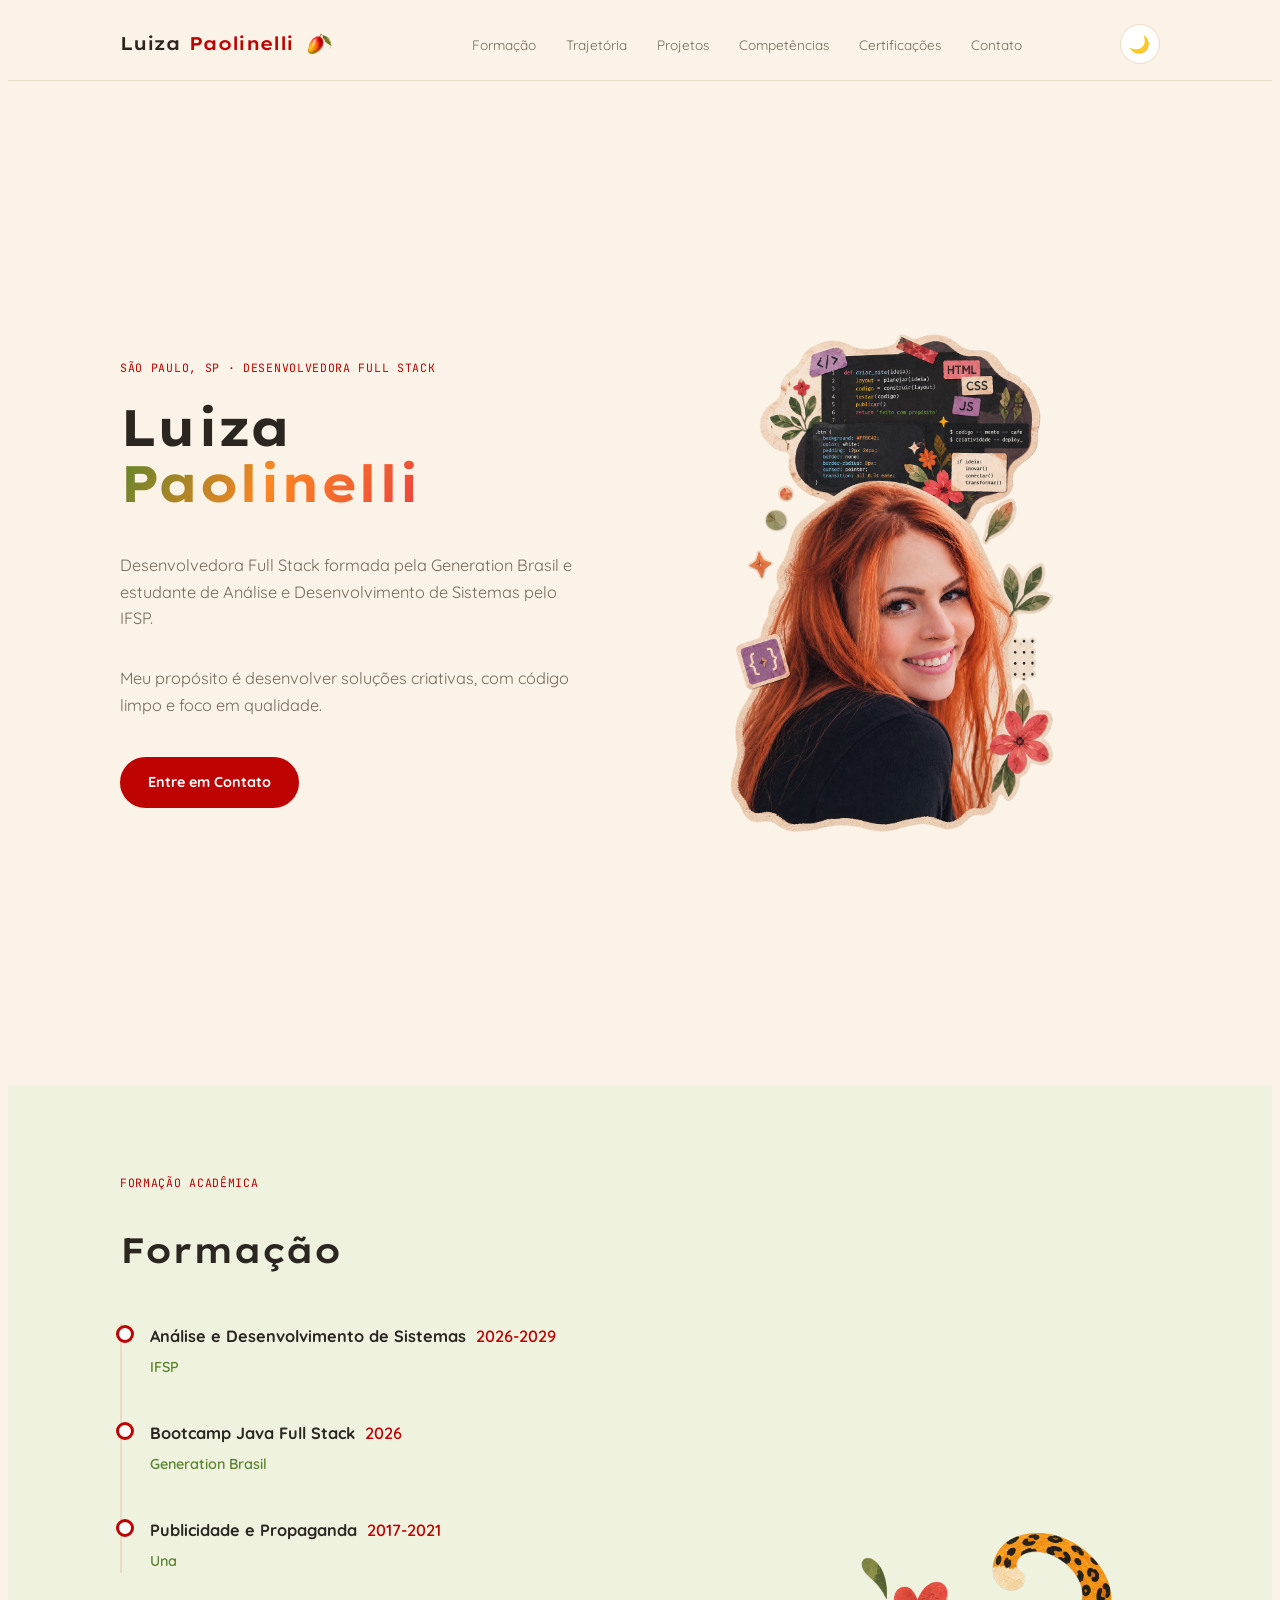
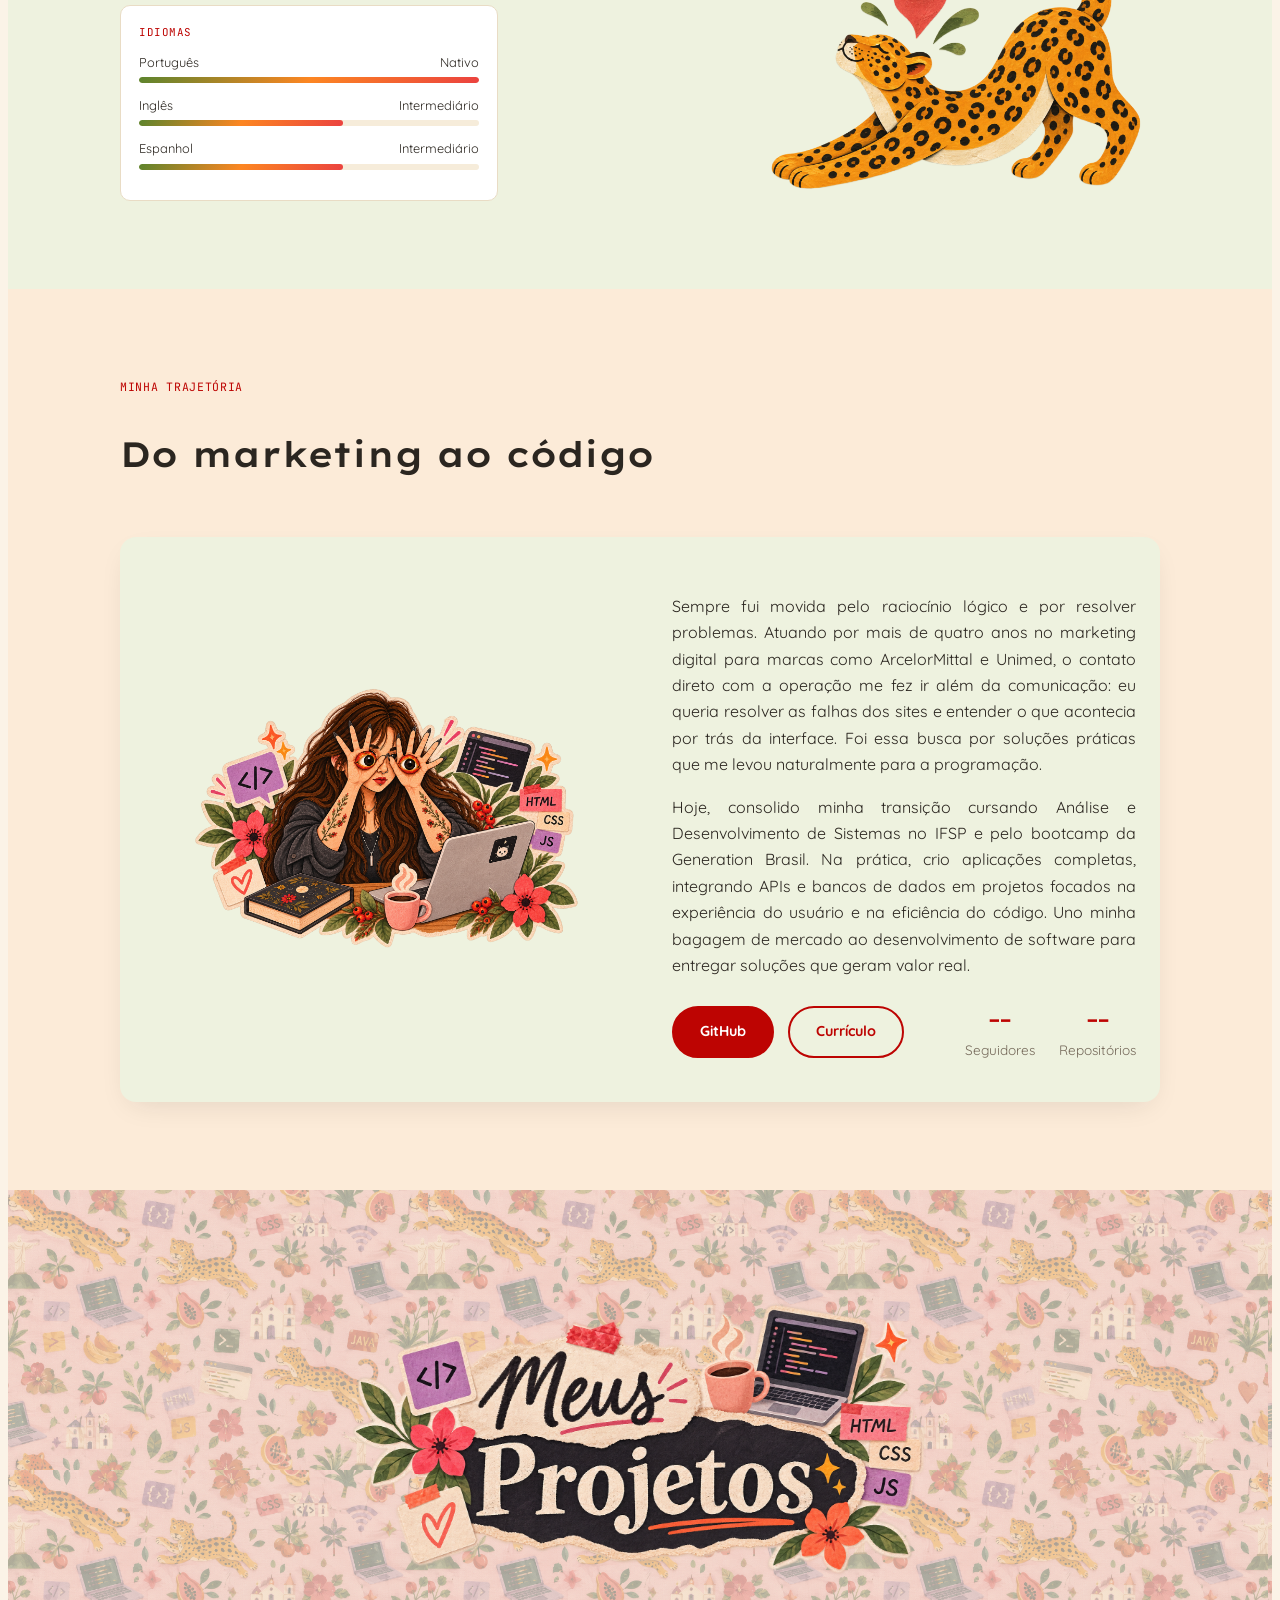
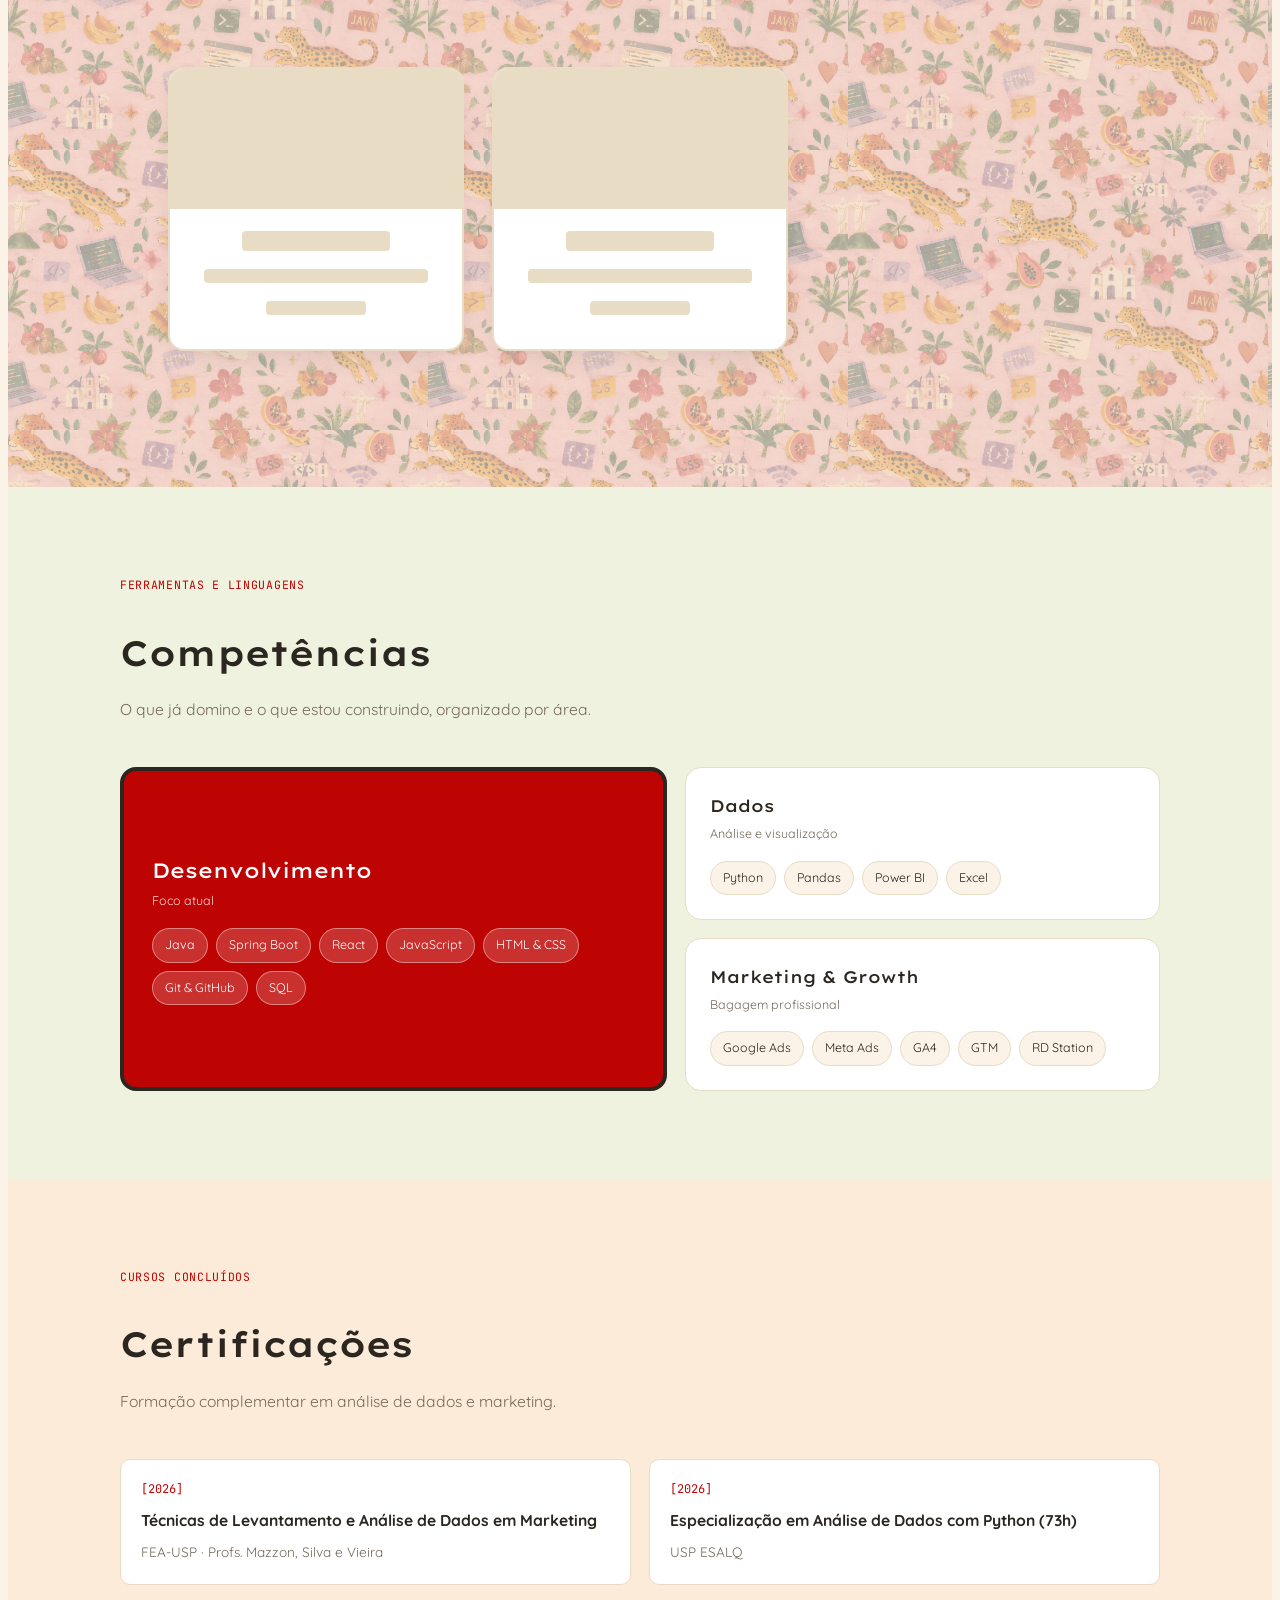
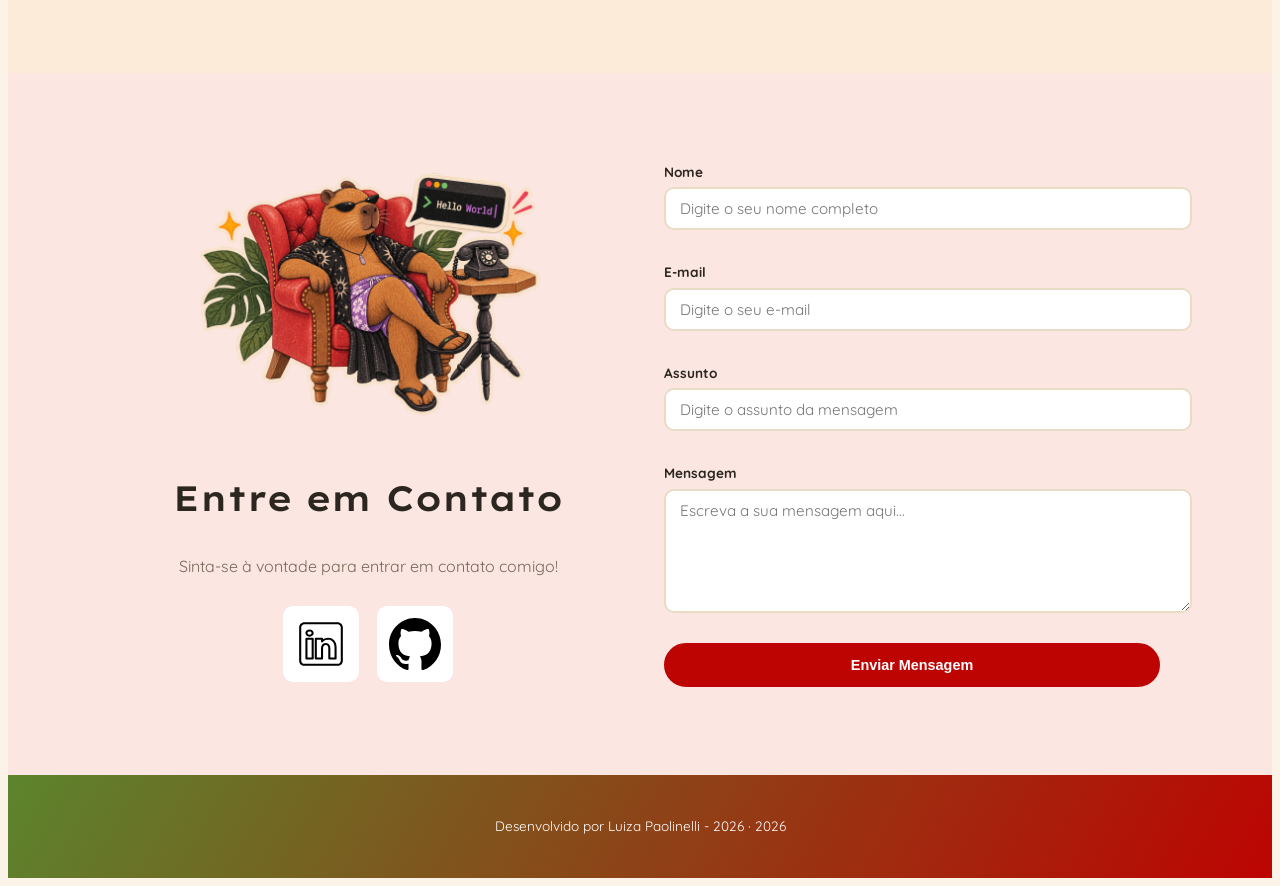
<file: index.html>
<!DOCTYPE html>
<html lang="pt-br">
<head>
  <meta charset="UTF-8">
  <script>
    (function() {
      const tema = localStorage.getItem('luiza-portfolio-theme');
      if (tema === 'dark') document.documentElement.setAttribute('data-theme', 'dark');
    })();
  </script>
  <meta name="viewport" content="width=device-width, initial-scale=1.0">
  <meta name="author" content="Luiza Paolinelli">
  <meta name="description" content="Portfólio da Luiza Paolinelli, desenvolvedora Full Stack especializada em criar experiências digitais incríveis. Conheça meus projetos e entre em contato.">
  <meta name="robots" content="index, follow">
  <link rel="icon" type="image/svg+xml" href="./assets/img/favicon.svg">
  
  <!-- Google Fonts -->
  <link rel="preconnect" href="https://fonts.googleapis.com">
  <link rel="preconnect" href="https://fonts.gstatic.com" crossorigin>
  <link href="https://fonts.googleapis.com/css2?family=Lexend+Exa:wght@300;400;500;600;700;800&family=Quicksand:wght@400;500;600;700&family=JetBrains+Mono:wght@400;500&display=swap" rel="stylesheet">
  
  <!-- External CSS Libraries and Stylesheet -->
  <link rel="stylesheet" href="https://cdn.jsdelivr.net/npm/swiper@11/swiper-bundle.min.css">
  <link rel="stylesheet" href="./assets/css/styles.css">
  <title>Portfólio Luiza Paolinelli</title>
</head>
<body>
  <!-- Link para Acessibilidade (Skip Link) -->
  <a href="#topo" class="skip-link">Pular para o conteúdo principal</a>

  <!-- Header -->
  <header>
    <div class="wrap">
      <a class="brand" href="#topo">
        Luiza <span>Paolinelli</span>
        <img src="./assets/img/manga.png" alt="Logo Luiza Paolinelli" class="brand-logo">
      </a>
      <nav aria-label="Navegação principal">
        <ul class="nav-links" id="navLinks">
          <li><a href="#formacao">Formação</a></li>
          <li><a href="#trajetoria">Trajetória</a></li>
          <li><a href="#projetos">Projetos</a></li>
          <li><a href="#competencias">Competências</a></li>
          <li><a href="#certificacoes">Certificações</a></li>
          <li><a href="#contato">Contato</a></li>
        </ul>
      </nav>
      <div class="header-actions">
        <button class="theme-toggle" id="themeToggle" aria-label="Alternar modo escuro"></button>
        <button class="nav-toggle" id="navToggle" aria-label="Abrir menu" aria-expanded="false">=</button>
      </div>
    </div>
  </header>

  <main>
    <!-- Hero -->
    <section id="topo" class="section-container hero-container">
      <article class="hero-content">
        <span class="eyebrow">São Paulo, SP · Desenvolvedora Full Stack</span>
        <h1>Luiza<span class="accent"> Paolinelli</span></h1>
        <p class="lede">Desenvolvedora Full Stack formada pela Generation Brasil e estudante de Análise e Desenvolvimento de Sistemas pelo IFSP.</p>
        <p class="lede">Meu propósito é desenvolver soluções criativas, com código limpo e foco em qualidade.</p>
        <div class="buttons-container">
          <a href="#contato" class="botao">Entre em Contato</a>
        </div>
      </article>
      <figure class="hero-image">
        <img src="./assets/img/myprofile-light.png" alt="Foto de perfil de Luiza Paolinelli no modo claro" class="float-animation theme-img-light">
        <img src="./assets/img/myprofile-dark.png" alt="Foto de perfil de Luiza Paolinelli no modo escuro" class="float-animation theme-img-dark">
      </figure>
    </section>

    <!-- Formação -->
    <section id="formacao" class="reveal">
      <div class="wrap">
        <img src="./assets/img/onca-light.png" alt="" class="formacao-onca theme-img-light" aria-hidden="true">
        <img src="./assets/img/onca-dark.png" alt="" class="formacao-onca theme-img-dark" aria-hidden="true">
        <div class="section-head">
          <span class="eyebrow">Formação acadêmica</span>
          <h2>Formação</h2>
        </div>
        <div class="timeline">
          <div class="timeline-item">
            <div class="timeline-dot"></div>
            <div class="timeline-head">
              <span class="timeline-role">Análise e Desenvolvimento de Sistemas</span>
              <span class="timeline-period">2026-2029</span>
            </div>
            <div class="timeline-org">IFSP</div>
          </div>
          <div class="timeline-item">
            <div class="timeline-dot"></div>
            <div class="timeline-head">
              <span class="timeline-role">Bootcamp Java Full Stack</span>
              <span class="timeline-period">2026</span>
            </div>
            <div class="timeline-org">Generation Brasil</div>
          </div>
          <div class="timeline-item">
            <div class="timeline-dot"></div>
            <div class="timeline-head">
              <span class="timeline-role">Publicidade e Propaganda</span>
              <span class="timeline-period">2017-2021</span>
            </div>
            <div class="timeline-org">Una</div>
          </div>
        </div>
        <div class="info-card" style="margin-top:32px; max-width:340px;">
          <span class="label">Idiomas</span>
          <div class="lang-bar">
            <div class="lang-row"><span>Português</span><span>Nativo</span></div>
            <div class="lang-track"><div class="lang-fill" style="width:100%"></div></div>
            <div class="lang-row"><span>Inglês</span><span>Intermediário</span></div>
            <div class="lang-track"><div class="lang-fill" style="width:60%"></div></div>
            <div class="lang-row"><span>Espanhol</span><span>Intermediário</span></div>
            <div class="lang-track"><div class="lang-fill" style="width:60%"></div></div>
          </div>
        </div>
      </div>
    </section>

    <!-- Trajetória -->
    <section id="trajetoria">
      <div class="wrap about-container">
        <div class="section-head">
          <span class="eyebrow">Minha trajetória</span>
          <h2>Do marketing ao código</h2>
        </div>
        <div class="about-body">
          <figure class="about-image">
            <img src="./assets/img/trajetoria-light.png" alt="Foto ilustrativa da trajetória de Luiza no modo claro" class="theme-img-light">
            <img src="./assets/img/trajetoria-dark.png" alt="Foto ilustrativa da trajetória de Luiza no modo escuro" class="theme-img-dark">
          </figure>
          <article class="about-content">
            <p>Sempre fui movida pelo raciocínio lógico e por resolver problemas. Atuando por mais de quatro anos no marketing digital para marcas como ArcelorMittal e Unimed, o contato direto com a operação me fez ir além da comunicação: eu queria resolver as falhas dos sites e entender o que acontecia por trás da interface. Foi essa busca por soluções práticas que me levou naturalmente para a programação.</p>
            <p>Hoje, consolido minha transição cursando Análise e Desenvolvimento de Sistemas no IFSP e pelo bootcamp da Generation Brasil. Na prática, crio aplicações completas, integrando APIs e bancos de dados em projetos focados na experiência do usuário e na eficiência do código. Uno minha bagagem de mercado ao desenvolvimento de software para entregar soluções que geram valor real.</p>
            <div class="about-buttons-data">
              <div class="buttons-container">
                <a href="https://github.com/luizavpg-bit" target="_blank" rel="noopener noreferrer" class="botao">GitHub</a>
                <a href="#" target="_blank" rel="noopener noreferrer" class="botao-outline">Currículo</a>
              </div>
              <div class="data-container">
                <div class="data-item">
                  <span class="data-number" id="seguidores">--</span>
                  <span class="data-label">Seguidores</span>
                </div>
                <div class="data-item">
                  <span class="data-number" id="repositorios">--</span>
                  <span class="data-label">Repositórios</span>
                </div>
              </div>
            </div>
          </article>
        </div>
      </div>
    </section>

    <!-- Projetos -->
    <section id="projetos">
      <div class="wrap projects-container">
        <img src="./assets/img/title-projetos.png" alt="Meus Projetos" class="projects-title-img">
        <!-- Carrossel Swiper -->
        <div class="swiper projects-swiper">
          <div class="swiper-wrapper">
            <!-- Skeleton inicial para evitar layout shift durante o carregamento -->
            <div class="swiper-slide">
              <article class="project-card skeleton-card">
                <div class="project-image skeleton-box"></div>
                <div class="project-content">
                  <div class="skeleton-line title"></div>
                  <div class="skeleton-line text"></div>
                  <div class="skeleton-line text short"></div>
                </div>
              </article>
            </div>
            <div class="swiper-slide">
              <article class="project-card skeleton-card">
                <div class="project-image skeleton-box"></div>
                <div class="project-content">
                  <div class="skeleton-line title"></div>
                  <div class="skeleton-line text"></div>
                  <div class="skeleton-line text short"></div>
                </div>
              </article>
            </div>
          </div>
          <!-- Setas de navegação -->
          <div class="swiper-button-next" aria-label="Próximo projeto"></div>
          <div class="swiper-button-prev" aria-label="Projeto anterior"></div>
          <!-- Bolinhas de paginação -->
          <div class="swiper-pagination"></div>
        </div>
      </div>
    </section>

    <!-- Competências -->
    <section id="competencias" class="reveal">
      <div class="wrap">
        <div class="section-head">
          <span class="eyebrow">Ferramentas e linguagens</span>
          <h2>Competências</h2>
          <p class="section-sub">O que já domino e o que estou construindo, organizado por área.</p>
        </div>
        <div class="skills-grid">
          <div class="skills-card primary">
            <div class="skills-card-title">Desenvolvimento</div>
            <div class="skills-card-sub">Foco atual</div>
            <div class="chip-row">
              <span class="chip">Java</span>
              <span class="chip">Spring Boot</span>
              <span class="chip">React</span>
              <span class="chip">JavaScript</span>
              <span class="chip">HTML &amp; CSS</span>
              <span class="chip">Git &amp; GitHub</span>
              <span class="chip">SQL</span>
            </div>
          </div>
          <div class="skills-card">
            <div class="skills-card-title">Dados</div>
            <div class="skills-card-sub">Análise e visualização</div>
            <div class="chip-row">
              <span class="chip">Python</span>
              <span class="chip">Pandas</span>
              <span class="chip">Power BI</span>
              <span class="chip">Excel</span>
            </div>
          </div>
          <div class="skills-card">
            <div class="skills-card-title">Marketing &amp; Growth</div>
            <div class="skills-card-sub">Bagagem profissional</div>
            <div class="chip-row">
              <span class="chip">Google Ads</span>
              <span class="chip">Meta Ads</span>
              <span class="chip">GA4</span>
              <span class="chip">GTM</span>
              <span class="chip">RD Station</span>
            </div>
          </div>
        </div>
      </div>
    </section>

    <!-- Certificações -->
    <section id="certificacoes" class="reveal">
      <div class="wrap">
        <div class="section-head">
          <span class="eyebrow">Cursos concluídos</span>
          <h2>Certificações</h2>
          <p class="section-sub">Formação complementar em análise de dados e marketing.</p>
        </div>
        <div class="cert-grid">
          <div class="cert-card">
            <span class="cert-year">[2026]</span>
            <span class="cert-name">Técnicas de Levantamento e Análise de Dados em Marketing</span>
            <span class="cert-meta">FEA-USP · Profs. Mazzon, Silva e Vieira</span>
          </div>
          <div class="cert-card">
            <span class="cert-year">[2026]</span>
            <span class="cert-name">Especialização em Análise de Dados com Python (73h)</span>
            <span class="cert-meta">USP ESALQ</span>
          </div>
        </div>
      </div>
    </section>

    <!-- Contato -->
    <section id="contato">
      <div class="wrap contact-container">
        <!-- Texto e redes sociais -->
        <article class="contact-info">
          <img src="./assets/img/capi-light.png" alt="" class="contact-capi theme-img-light" aria-hidden="true">
          <img src="./assets/img/capi-dark.png" alt="" class="contact-capi theme-img-dark" aria-hidden="true">
          <h2>Entre em Contato</h2>
          <p>Sinta-se à vontade para entrar em contato comigo!</p>
          <div class="social-container">
            <a href="https://www.linkedin.com/in/luizavpg/" target="_blank" rel="noopener noreferrer" class="social-icon" aria-label="Perfil do LinkedIn de Luiza Paolinelli">
              <img src="./assets/icons/linkedin.svg" alt="LinkedIn">
            </a>
            <a href="https://github.com/luizavpg-bit" target="_blank" rel="noopener noreferrer" class="social-icon" aria-label="Perfil do GitHub de Luiza Paolinelli">
              <img src="./assets/icons/github.svg" alt="GitHub">
            </a>
          </div>
        </article>

        <!-- Formulário de contato -->
        <form id="formulario" action="https://formsubmit.co/luizavpg@gmail.com" method="POST" novalidate>
          <input type="hidden" name="_next" value="https://luizavpg-bit.github.io/resume/success.html">
          <input type="hidden" name="_captcha" value="false">
          
          <div class="form-group">
            <label for="nome">Nome</label>
            <input id="nome" name="nome" type="text" placeholder="Digite o seu nome completo" autocomplete="name" aria-required="true">
            <span id="erro-nome" class="erro-msg" aria-live="polite"></span>
          </div>

          <div class="form-group">
            <label for="email">E-mail</label>
            <input id="email" name="email" type="email" placeholder="Digite o seu e-mail" autocomplete="email" aria-required="true">
            <span id="erro-email" class="erro-msg" aria-live="polite"></span>
          </div>

          <div class="form-group">
            <label for="assunto">Assunto</label>
            <input id="assunto" name="assunto" type="text" placeholder="Digite o assunto da mensagem" autocomplete="off" aria-required="true">
            <span id="erro-assunto" class="erro-msg" aria-live="polite"></span>
          </div>

          <div class="form-group">
            <label for="mensagem">Mensagem</label>
            <textarea id="mensagem" name="mensagem" placeholder="Escreva a sua mensagem aqui..." aria-required="true"></textarea>
            <span id="erro-mensagem" class="erro-msg" aria-live="polite"></span>
          </div>

          <button class="botao" type="submit">Enviar Mensagem</button>
        </form>
      </div>
    </section>
  </main>

  <!-- Footer -->
  <footer>
    <span id="footerNote">Desenvolvido por Luiza Paolinelli - 2026</span>
  </footer>
  <script src="https://cdn.jsdelivr.net/npm/swiper@11/swiper-bundle.min.js"></script>
  <script src="./assets/js/scripts.js"></script>
</body>
</html>
</file>
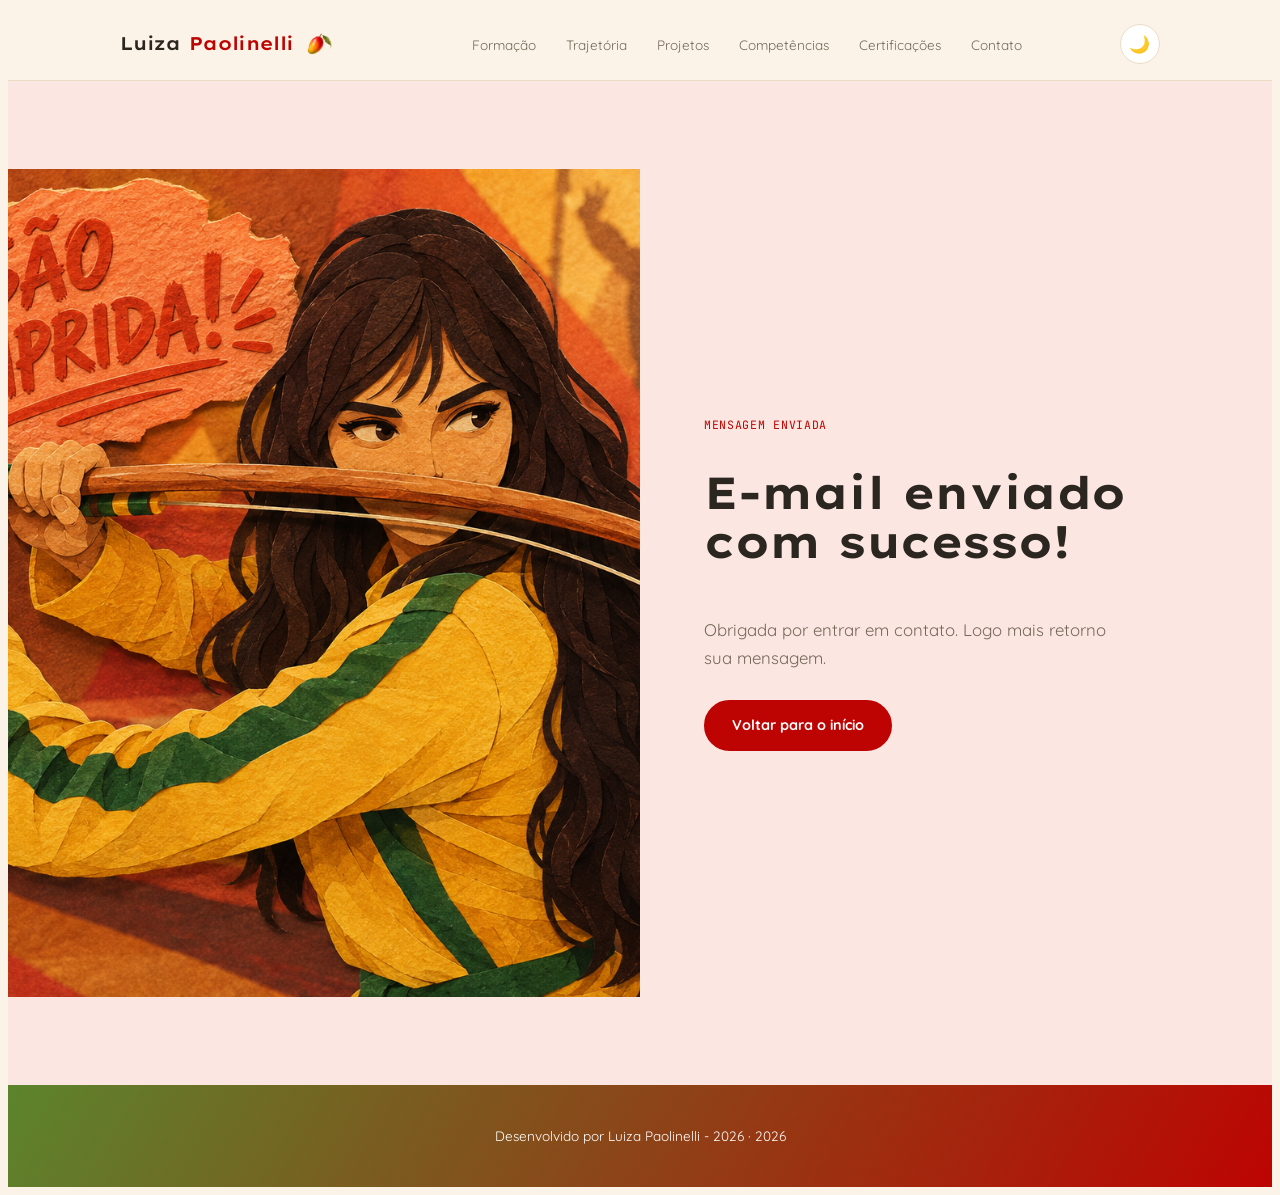
<file: success.html>
<!DOCTYPE html>
<html lang="pt-br">
<head>
  <meta charset="UTF-8">
  <script>
    (function() {
      const tema = localStorage.getItem('luiza-portfolio-theme');
      if (tema === 'dark') document.documentElement.setAttribute('data-theme', 'dark');
    })();
  </script>
  <meta name="viewport" content="width=device-width, initial-scale=1.0">
  <meta name="author" content="Luiza Paolinelli">
  <meta name="description" content="Mensagem enviada com sucesso. Obrigada pelo contato.">
  <meta name="robots" content="noindex, follow">
  <link rel="icon" type="image/svg+xml" href="./assets/img/favicon.svg">
  
  <!-- Fontes do Google -->
  <link rel="preconnect" href="https://fonts.googleapis.com">
  <link rel="preconnect" href="https://fonts.gstatic.com" crossorigin>
  <link href="https://fonts.googleapis.com/css2?family=Lexend+Exa:wght@300;400;500;600;700;800&family=Quicksand:wght@400;500;600;700&family=JetBrains+Mono:wght@400;500&display=swap" rel="stylesheet">
  
  <!-- Folha de estilo própria -->
  <link rel="stylesheet" href="./assets/css/styles.css">
  <title>Mensagem enviada - Luiza Paolinelli</title>
</head>
<body>
  <!-- Link para Acessibilidade (Skip Link) -->
  <a href="#sucesso-conteudo" class="skip-link">Pular para o conteúdo principal</a>

  <!-- Cabeçalho da Página (header) -->
  <header>
    <div class="wrap">
      <a class="brand" href="index.html#topo">
        Luiza <span>Paolinelli</span>
        <img src="./assets/img/manga.png" alt="Logo Luiza Paolinelli" class="brand-logo">
      </a>
      <nav aria-label="Navegação principal">
        <ul class="nav-links" id="navLinks">
          <li><a href="index.html#formacao">Formação</a></li>
          <li><a href="index.html#trajetoria">Trajetória</a></li>
          <li><a href="index.html#projetos">Projetos</a></li>
          <li><a href="index.html#competencias">Competências</a></li>
          <li><a href="index.html#certificacoes">Certificações</a></li>
          <li><a href="index.html#contato">Contato</a></li>
        </ul>
      </nav>
      <div class="header-actions">
        <button class="theme-toggle" id="themeToggle" aria-label="Alternar modo escuro"></button>
        <button class="nav-toggle" id="navToggle" aria-label="Abrir menu" aria-expanded="false">=</button>
      </div>
    </div>
  </header>

  <!-- Seção Principal da Página (main) -->
  <main id="sucesso-conteudo">
    <!-- Mensagem de Sucesso -->
    <section class="success-container">
      <div class="success-media">
        <img src="./assets/img/success-01-light.png" alt="Ilustração comemorando o envio da mensagem no modo claro" class="success-image theme-img-light">
        <img src="./assets/img/success-01-dark.png" alt="Ilustração comemorando o envio da mensagem no modo escuro" class="success-image theme-img-dark">
      </div>
      <div class="success-content">
        <span class="eyebrow">Mensagem enviada</span>
        <h1>E-mail enviado com sucesso!</h1>
        <h2>Obrigada por entrar em contato. Logo mais retorno sua mensagem.</h2>
        <a class="botao" href="index.html">Voltar para o início</a>
      </div>
    </section>
  </main>

  <!-- Rodapé da Página (footer) -->
  <footer>
    <span id="footerNote">Desenvolvido por Luiza Paolinelli - 2026</span>
  </footer>
  <!-- Script JavaScript -->
  <script src="./assets/js/scripts.js"></script>
</body>
</html>
</file>
<file: assets/css/styles.css>
/* Variáveis de cor e tipografia */
:root {
--bg: #FBF3E7;
--surface: #FFFFFF;
--surface-soft: #F6ECDA;
--green: #5C842D;
--orange: #FC8622;
--red-deep: #BD0402;
--red: #EB423F;
--gray-light: #F2F2F2;
--ink: #2B2620;
--muted: #75695A;
--line: #E9DCC5;
--gradient: linear-gradient(120deg, var(--green), var(--orange), var(--red));
--tint-cream: #FBF3E7;
--tint-green: #EEF2DF;
--tint-peach: #FCEBD8;
--tint-rose: #FBE6E1;
--font-display: 'Lexend Exa', sans-serif;
--font-body: 'Quicksand', sans-serif;
--font-mono: 'JetBrains Mono', monospace;
--radius: 16px;
--radius-sm: 10px;
--shadow: 0 10px 30px -12px rgba(34, 34, 34, 0.15);
--shadow-hover: 0 16px 40px -14px rgba(34, 34, 34, 0.22);
}

/* Reset e estilos base */

{
margin: 0;
padding: 0;
box-sizing: border-box;
}

html {
scroll-behavior: smooth;
}

body {
background: var(--bg);
color: var(--ink);
font-family: var(--font-body);
line-height: 1.65;
-webkit-font-smoothing: antialiased;
overflow-x: hidden;
}

a {
color: inherit;
text-decoration: none;
}

ul {
list-style: none;
}

img {
max-width: 100%;
display: block;
}

main {
display: block;
}

.wrap {
max-width: 1040px;
margin: 0 auto;
padding: 0 24px;
}

/* Skip link de acessibilidade */
.skip-link {
position: absolute;
top: -100px;
left: 16px;
background: var(--red-deep);
color: #FFFFFF;
padding: 12px 20px;
border-radius: var(--radius-sm);
z-index: 9999;
font-weight: 700;
transition: top 0.2s ease;
}

.skip-link:focus {
top: 16px;
}

/* Tipografia e seções gerais */
.eyebrow {
font-family: var(--font-mono);
font-size: 0.72rem;
letter-spacing: 0.06em;
text-transform: uppercase;
color: var(--red-deep);
display: block;
margin-bottom: 10px;
}

h1, h2, h3 {
font-family: var(--font-display);
color: var(--ink);
}

h1 {
font-weight: 700;
letter-spacing: -0.01em;
}

h2 {
font-weight: 600;
font-size: clamp(1.7rem, 3vw, 2.2rem);
margin-bottom: 10px;
}

h3 {
font-weight: 500;
}

section {
padding: 88px 0;
}

section[id] {
scroll-margin-top: 6rem;
}

.section-container {
max-width: 1040px;
margin: 0 auto;
padding: 88px 24px;
scroll-margin-top: 6rem;
}

.section-head {
max-width: 620px;
margin-bottom: 44px;
}

.section-sub {
color: var(--muted);
font-size: 0.98rem;
}

.reveal {
opacity: 0;
transform: translateY(18px);
transition: opacity 0.6s ease, transform 0.6s ease;
}

.reveal.is-visible {
opacity: 1;
transform: none;
}

/* Fundo das seções */
#topo { background: var(--tint-cream); }
#formacao { background: var(--tint-green); position: relative; overflow: hidden; }
#trajetoria { background: var(--tint-peach); }
#projetos {
background:
linear-gradient(rgba(251,243,231,0.62), rgba(251,243,231,0.62)),
url('../img/padrao-projetos-light.png');
background-size: 420px auto;
background-repeat: repeat;
}
#competencias { background: var(--tint-green); }
#certificacoes { background: var(--tint-peach); }
#contato { background: var(--tint-rose); position: relative; overflow: hidden; }

/* Cabeçalho e menu de navegação */
header {
position: sticky;
top: 0;
z-index: 100;
width: 100%;
background: rgba(251,243,231,0.9);
backdrop-filter: blur(10px);
border-bottom: 1px solid var(--line);
transition: background-color 0.2s ease;
}

header .wrap {
display: flex;
align-items: center;
justify-content: space-between;
height: 72px;
padding-top: 0;
padding-bottom: 0;
}

.brand {
display: flex;
align-items: center;
gap: 8px;
font-family: var(--font-display);
font-weight: 600;
font-size: 1.15rem;
color: var(--ink);
letter-spacing: -0.01em;
}

.brand span {
color: var(--red-deep);
}

.brand-logo {
width: 32px;
height: 32px;
object-fit: contain;
border-radius: 50%;
}

.nav-links {
display: flex;
gap: 30px;
}

.nav-links a {
font-size: 0.85rem;
color: var(--muted);
position: relative;
padding-bottom: 4px;
transition: color 0.2s;
}

.nav-links a::after {
content: "";
position: absolute;
left: 0;
bottom: 0;
width: 0;
height: 2px;
background: var(--gradient);
transition: width 0.25s ease;
}

.header-actions {
display: flex;
align-items: center;
gap: 10px;
}

.theme-toggle {
width: 40px;
height: 40px;
border-radius: 50%;
border: 1px solid var(--line);
background: var(--surface);
display: flex;
align-items: center;
justify-content: center;
cursor: pointer;
font-size: 1.05rem;
color: var(--red-deep);
transition: transform 0.2s ease, background-color 0.2s ease, border-color 0.2s ease;
}

.nav-toggle {
display: none;
width: 40px;
height: 40px;
border-radius: 50%;
border: 1px solid var(--line);
background: var(--surface);
align-items: center;
justify-content: center;
cursor: pointer;
font-size: 1.1rem;
color: var(--red-deep);
}

@media (max-width: 780px) {
.nav-links {
position: fixed;
inset: 72px 16px auto 16px;
background: var(--surface);
border: 1px solid var(--line);
border-radius: var(--radius);
flex-direction: column;
gap: 0;
padding: 8px 20px;
box-shadow: var(--shadow);
transform: translateY(-10px);
opacity: 0;
pointer-events: none;
transition: opacity 0.2s, transform 0.2s;
}

.nav-links.open {
opacity: 1;
pointer-events: auto;
transform: none;
}

.nav-links li {
border-bottom: 1px solid var(--line);
}

.nav-links li:last-child {
border-bottom: none;
}

.nav-links a {
display: block;
padding: 14px 0;
}

.nav-toggle {
display: flex;
}
}

/* Botões e Seção Hero */
.buttons-container {
display: flex;
flex-wrap: wrap;
gap: 14px;
}

.botao, .botao-outline {
display: inline-flex;
align-items: center;
justify-content: center;
text-align: center;
gap: 8px;
font-size: 0.9rem;
font-weight: 700;
padding: 12px 26px;
border-radius: 999px;
border: 2px solid transparent;
cursor: pointer;
transition: transform 0.2s ease, box-shadow 0.2s ease, background-color 0.2s ease, color 0.2s ease;
}

.botao {
background: var(--red-deep);
border-color: var(--red-deep);
color: #FFFFFF;
}

.botao-outline {
background: transparent;
border-color: var(--red-deep);
color: var(--red-deep);
}

.botao.botao-sm, .botao-outline.botao-sm {
padding: 6px 16px;
font-size: 0.78rem;
border-width: 2px;
}

.hero-container {
display: flex;
align-items: center;
gap: 56px;
min-height: calc(100vh - 72px);
}

.hero-content {
display: flex;
flex: 1;
flex-direction: column;
gap: 6px;
}

.hero-content .buttons-container {
margin-top: 22px;
}

h1 {
font-size: clamp(2.3rem, 5vw, 3.2rem);
line-height: 1.1;
margin: 6px 0 18px;
}

h1 .accent {
background: var(--gradient);
-webkit-background-clip: text;
background-clip: text;
color: transparent;
}

.lede {
color: var(--muted);
font-size: 1.02rem;
max-width: 50ch;
margin-bottom: 10px;
}

.hero-image {
display: flex;
flex: 1;
justify-content: center;
}

.hero-image img {
width: 100%;
max-width: 340px;
border-radius: var(--radius);
}

@keyframes float {
0%, 100% { transform: translateY(0); }
50% { transform: translateY(-1.25rem); }
}

.float-animation {
animation: float 3s ease-in-out infinite;
}

@media (max-width: 860px) {
.hero-container {
flex-direction: column-reverse;
text-align: center;
padding: 48px 24px;
min-height: auto;
}

.buttons-container {
justify-content: center;
}

.lede {
margin-left: auto;
margin-right: auto;
}
}

/* Linha do tempo e Formação */
.formacao-onca {
position: absolute;
right: 24px;
bottom: 0;
width: 540px;
max-width: 32vw;
opacity: 0.95;
pointer-events: none;
z-index: 0;
}

#formacao .wrap {
position: relative;
}

#formacao .section-head, #formacao .timeline, #formacao .info-card {
position: relative;
z-index: 1;
}

.timeline {
position: relative;
padding-left: 28px;
border-left: 2px solid var(--line);
}

.timeline-item {
position: relative;
padding-bottom: 40px;
}

.timeline-item:last-child {
padding-bottom: 0;
}

.timeline-dot {
position: absolute;
left: -34px;
top: 2px;
width: 12px;
height: 12px;
border-radius: 50%;
background: var(--surface);
border: 3px solid var(--red-deep);
}

.timeline-head {
display: flex;
align-items: baseline;
flex-wrap: wrap;
gap: 10px;
margin-bottom: 6px;
}

.timeline-role {
font-weight: 700;
font-size: 1.02rem;
}

.timeline-period {
font-family: var(--font-body);
font-weight: 600;
font-size: 1.02rem;
color: var(--red-deep);
}

.timeline-org {
color: var(--green);
font-weight: 600;
font-size: 0.9rem;
}

.info-card {
background: var(--surface);
border: 1px solid var(--line);
border-radius: var(--radius-sm);
padding: 18px;
}

.info-card .label {
font-family: var(--font-mono);
font-size: 0.68rem;
color: var(--red-deep);
text-transform: uppercase;
letter-spacing: 0.05em;
margin-bottom: 10px;
display: block;
}

.lang-row {
display: flex;
justify-content: space-between;
font-size: 0.8rem;
margin-bottom: 4px;
}

.lang-track {
height: 6px;
border-radius: 4px;
background: var(--surface-soft);
overflow: hidden;
margin-bottom: 12px;
}

.lang-fill {
height: 100%;
border-radius: 4px;
background: var(--gradient);
}

@media (max-width: 1000px) {
#formacao .wrap {
display: flex;
flex-direction: column;
}

.formacao-onca {
display: block;
position: static;
order: 99;
width: 260px;
max-width: 70%;
margin: 40px auto 0;
opacity: 0.95;
}
}

/* Seção Sobre / Trajetória */
.about-container {
display: flex;
flex-direction: column;
}

.about-body {
display: flex;
align-items: center;
gap: 48px;
border-radius: var(--radius);
background: var(--tint-green);
box-shadow: var(--shadow);
padding: 40px 24px;
}

.about-image {
flex: 0 0 400px;
}

.about-content p {
color: var(--ink);
margin-bottom: 16px;
font-size: 1rem;
text-align: justify;
}

.about-content p:last-of-type {
margin-bottom: 24px;
}

.about-buttons-data {
display: flex;
justify-content: space-between;
align-items: center;
gap: 24px;
flex-wrap: wrap;
}

.data-container {
display: flex;
gap: 24px;
}

.data-item {
display: flex;
flex-direction: column;
align-items: center;
}

.data-number {
font-family: var(--font-mono);
font-size: 1.4rem;
font-weight: 700;
color: var(--red-deep);
}

.data-label {
font-size: 0.85rem;
color: var(--muted);
}

@media (max-width: 860px) {
.about-body {
flex-direction: column;
text-align: center;
padding: 24px;
}

.about-image {
flex: 0 0 auto;
width: 100%;
max-width: 320px;
margin: 0 auto;
}

.about-buttons-data {
flex-direction: column;
align-items: stretch;
}

.data-container {
justify-content: center;
}
}

/* Carrossel de Projetos e Skeleton Loading */
.projects-container {
text-align: center;
}

.projects-title-img {
max-width: 600px;
width: 100%;
height: auto;
margin: 0 auto 44px;
display: block;
}

.swiper {
position: relative;
padding: 8px 48px 48px;
overflow: hidden;
}

.swiper-wrapper {
align-items: stretch;
}

.swiper-slide {
display: flex;
height: auto;
}

.project-card {
display: flex;
flex-direction: column;
width: 100%;
text-align: center;
border: 2px solid var(--line);
border-radius: var(--radius);
background: var(--surface);
box-shadow: var(--shadow);
overflow: hidden;
transition: transform 0.25s ease, box-shadow 0.25s ease, border-color 0.25s ease;
}

.project-image {
display: flex;
align-items: center;
justify-content: center;
height: 140px;
background: linear-gradient(135deg, var(--surface-soft), #FFFFFF);
}

.project-image img {
width: 60px;
height: 60px;
object-fit: contain;
}

.project-content {
display: flex;
flex: 1;
flex-direction: column;
align-items: center;
text-align: center;
gap: 10px;
padding: 22px;
}

.project-content h3 {
font-size: 1.1rem;
text-align: center;
}

.project-content p {
flex: 1;
color: var(--muted);
font-size: 0.92rem;
text-align: center;
}

.project-tags {
display: flex;
flex-wrap: wrap;
justify-content: center;
gap: 6px;
}

.tag {
font-size: 0.75rem;
font-weight: 600;
padding: 4px 10px;
border-radius: 999px;
background: var(--surface-soft);
color: var(--red-deep);
}

.project-buttons {
display: flex;
justify-content: center;
gap: 10px;
margin-top: 4px;
}

.swiper-button-next, .swiper-button-prev {
color: var(--red-deep);
}

.swiper-pagination-bullet {
background: var(--line);
opacity: 1;
}

.swiper-pagination-bullet-active {
background: var(--red-deep);
}

/* Animação de Skeleton Loading */
@keyframes skeleton-loading {
0% { opacity: 0.6; }
50% { opacity: 1; }
100% { opacity: 0.6; }
}

.skeleton-card {
min-height: 280px;
}

.skeleton-box {
background: var(--line);
animation: skeleton-loading 1.5s infinite ease-in-out;
}

.skeleton-line {
height: 14px;
background: var(--line);
border-radius: 4px;
animation: skeleton-loading 1.5s infinite ease-in-out;
margin-bottom: 8px;
}

.skeleton-line.title {
width: 60%;
height: 20px;
}

.skeleton-line.text {
width: 90%;
}

.skeleton-line.text.short {
width: 40%;
}

/* Grid de Competências */
.skills-grid {
display: grid;
grid-template-columns: 1.15fr 1fr;
grid-template-rows: 1fr 1fr;
gap: 18px;
}

.skills-card {
background: var(--surface);
border: 1px solid var(--line);
border-radius: var(--radius);
padding: 24px;
cursor: pointer;
transition: border-width 0.2s ease, border-color 0.2s ease, box-shadow 0.2s ease, transform 0.2s ease;
}

.skills-card.primary {
grid-column: 1;
grid-row: 1 / 3;
background: var(--red-deep);
border: 4px solid var(--ink);
color: #FFFFFF;
display: flex;
flex-direction: column;
justify-content: center;
padding: 32px 28px;
}

.skills-card.primary .skills-card-title {
color: #FFFFFF;
font-size: 1.3rem;
}

.skills-card.primary .skills-card-sub {
color: rgba(255,255,255,0.85);
}

.skills-card.primary .chip {
background: rgba(255,255,255,0.18);
border-color: rgba(255,255,255,0.4);
color: #FFFFFF;
backdrop-filter: blur(4px);
}

.skills-grid .skills-card:not(.primary) {
grid-column: 2;
}

.skills-grid .skills-card:nth-child(2) { grid-row: 1; }
.skills-grid .skills-card:nth-child(3) { grid-row: 2; }

.skills-card-title {
font-family: var(--font-display);
font-weight: 500;
font-size: 1.05rem;
margin-bottom: 4px;
}

.skills-card-sub {
font-size: 0.78rem;
color: var(--muted);
margin-bottom: 16px;
}

.chip-row {
display: flex;
flex-wrap: wrap;
gap: 8px;
}

.chip {
font-size: 0.78rem;
padding: 6px 12px;
border-radius: 999px;
background: var(--bg);
border: 1px solid var(--line);
cursor: pointer;
transition: transform 0.15s ease, box-shadow 0.15s ease, border-color 0.15s ease, background-color 0.15s ease;
}

.skills-card.active {
border-width: 3px;
border-color: var(--red-deep);
box-shadow: var(--shadow-hover);
transform: translateY(-2px);
}

.skills-card.primary.active {
border: 4px solid #FFFFFF;
box-shadow: 0 0 0 3px rgba(255,255,255,0.35), var(--shadow-hover);
}

.project-card.chip-match {
border-color: var(--red-deep);
box-shadow: 0 0 0 3px rgba(189,4,2,0.18), var(--shadow-hover);
transform: translateY(-4px) scale(1.02);
}

.project-card.chip-dim {
opacity: 0.35;
}

@media (max-width: 900px) {
.skills-grid {
grid-template-columns: 1fr;
grid-template-rows: none;
}

.skills-card.primary {
grid-column: auto;
grid-row: auto;
}

.skills-grid .skills-card:nth-child(2),
.skills-grid .skills-card:nth-child(3) {
grid-column: auto;
grid-row: auto;
}
}

/* Certificações */
.cert-grid {
display: grid;
grid-template-columns: repeat(2, 1fr);
gap: 18px;
}

.cert-card {
background: var(--surface);
border: 1px solid var(--line);
border-radius: var(--radius-sm);
padding: 20px;
display: flex;
flex-direction: column;
gap: 8px;
transition: box-shadow 0.2s, transform 0.2s;
}

.cert-name {
font-weight: 700;
font-size: 0.98rem;
}

.cert-meta {
color: var(--muted);
font-size: 0.85rem;
}

.cert-year {
font-family: var(--font-mono);
font-size: 0.75rem;
color: var(--red-deep);
}

@media (max-width: 780px) {
.cert-grid {
grid-template-columns: 1fr;
}
}

/* Formulário e Seção de Contato */
.contact-container {
display: grid;
grid-template-columns: 1fr 1fr;
gap: 48px;
align-items: center;
}

.contact-info {
position: relative;
display: flex;
flex-direction: column;
align-items: center;
text-align: center;
}

.contact-info h2 {
margin-bottom: 10px;
position: relative;
z-index: 1;
}

.contact-info p {
color: var(--muted);
margin-bottom: 26px;
position: relative;
z-index: 1;
}

.contact-capi {
width: 100%;
max-width: 380px;
margin: 0 auto 20px;
opacity: 0.98;
pointer-events: none;
position: relative;
z-index: 1;
}

@media (max-width: 640px) {
.contact-capi {
max-width: 260px;
}
}

.social-container {
display: flex;
justify-content: center;
gap: 18px;
position: relative;
z-index: 1;
}

.social-icon {
width: 52px;
height: 52px;
padding: 12px;
border-radius: var(--radius-sm);
background: var(--surface);
transition: background 0.2s, transform 0.15s;
}

.social-icon img {
width: 100%;
filter: brightness(0) saturate(100%);
}

form {
display: flex;
flex-direction: column;
gap: 12px;
width: 100%;
}

.form-group {
display: flex;
flex-direction: column;
gap: 4px;
}

form label {
font-size: 0.85rem;
font-weight: 700;
}

form input, form textarea {
width: 100%;
padding: 10px 14px;
border: 2px solid var(--line);
border-radius: var(--radius-sm);
font-family: inherit;
font-size: 0.95rem;
transition: border-color 0.2s, box-shadow 0.2s;
background: var(--surface);
color: var(--ink);
}

form input[aria-invalid="true"], form textarea[aria-invalid="true"] {
border-color: var(--red);
box-shadow: 0 0 0 2px rgba(235, 66, 63, 0.15);
}

form input:focus, form textarea:focus {
border-color: var(--red-deep);
outline: none;
}

form textarea {
min-height: 100px;
resize: vertical;
}

.erro-msg {
font-size: 0.78rem;
color: var(--red);
min-height: 1.2em;
display: block;
}

form button, form input[type="submit"] {
display: flex;
justify-content: center;
align-items: center;
text-align: center;
width: 100%;
padding: 14px 20px;
background-color: var(--red-deep);
color: #FFFFFF;
border: none;
border-radius: var(--radius-sm);
font-weight: 700;
font-size: 0.95rem;
cursor: pointer;
transition: background-color 0.2s ease, transform 0.15s ease, box-shadow 0.2s ease;
}

@media (max-width: 860px) {
.contact-container {
grid-template-columns: 1fr;
}
}

/* Página de Sucesso */
.success-container {
display: grid;
grid-template-columns: 1fr 1fr;
min-height: calc(100vh - 72px);
background: var(--tint-rose);
}

.success-media {
position: relative;
overflow: hidden;
min-height: 320px;
}

.success-image {
width: 100%;
height: 100%;
object-fit: cover;
display: block;
}

.success-content {
display: flex;
flex-direction: column;
align-items: flex-start;
justify-content: center;
gap: 18px;
padding: clamp(24px, 5vw, 64px);
text-align: left;
}

.success-content h1 {
font-size: clamp(2rem, 4vw, 2.8rem);
color: var(--ink);
line-height: 1.1;
}

.success-content h2 {
font-size: 1.05rem;
font-weight: 400;
font-family: var(--font-body);
color: var(--muted);
max-width: 42ch;
}

@media (max-width: 860px) {
.success-container {
grid-template-columns: 1fr;
}

.success-media {
min-height: 260px;
order: -1;
}

.success-content {
align-items: center;
text-align: center;
}
}

/* Rodapé */
footer {
padding: 40px 24px;
text-align: center;
font-size: 0.85rem;
color: #FFFFFF;
background: linear-gradient(120deg, var(--green), var(--red-deep));
}

::selection {
background: var(--red-deep);
color: #FFFFFF;
}

a:focus-visible, button:focus-visible, input:focus-visible, textarea:focus-visible {
outline: 2px solid var(--red-deep);
outline-offset: 3px;
}

@media (prefers-reduced-motion: reduce) {
html {
scroll-behavior: auto;
}

{
transition: none !important;
animation: none !important;
}

.reveal {
opacity: 1;
transform: none;
}
}

/* Isolamento de Hover (Somente para ponteiro de precisão / mouse) */
@media (hover: hover) and (pointer: fine) {
.nav-links a:hover {
color: var(--red-deep);
}

.nav-links a:hover::after {
width: 100%;
}

.theme-toggle:hover {
transform: scale(1.08);
border-color: var(--red-deep);
}

.botao:hover {
background: var(--red);
border-color: var(--red);
transform: translateY(-2px);
box-shadow: var(--shadow);
}

.botao-outline:hover {
background: var(--red-deep);
color: #FFFFFF;
transform: translateY(-2px);
}

.project-card:hover {
transform: translateY(-4px);
box-shadow: var(--shadow-hover);
border-color: var(--red-deep);
}

.skills-card.primary .chip:hover {
background: rgba(255,255,255,0.3);
border-color: #FFFFFF;
transform: scale(1.07);
}

.chip:hover {
transform: scale(1.07);
box-shadow: var(--shadow);
border-color: var(--red-deep);
}

.cert-card:hover {
box-shadow: var(--shadow);
transform: translateY(-2px);
}

.social-icon:hover {
background: var(--red-deep);
}

.social-icon:hover img {
filter: brightness(0) invert(1);
}

.swiper-button-next:hover, .swiper-button-prev:hover {
color: var(--red);
}

form button:hover, form input[type="submit"]:hover {
background-color: var(--red);
transform: translateY(-2px);
box-shadow: var(--shadow);
}
}

/* Feedback tátil para dispositivos touch (:active) */
.botao:active, .botao-outline:active, form button:active {
transform: scale(0.97);
opacity: 0.92;
}

.chip:active {
transform: scale(0.95);
}

.social-icon:active {
transform: scale(0.95);
background: var(--red-deep);
}

.social-icon:active img {
filter: brightness(0) invert(1);
}

.theme-toggle:active, .nav-toggle:active {
transform: scale(0.92);
}

/* Modo Escuro (Dark Mode) */
[data-theme="dark"] {
--bg: #1A1420;
--surface: #241B2E;
--surface-soft: #2E2238;
--green: #7FB84A;
--orange: #FFA04D;
--red-deep: #FF6B68;
--red: #FF8582;
--gray-light: #2A2A2A;
--ink: #F5EFE8;
--muted: #C2B8AC;
--line: #3A2E44;
--accent-purple: #500185;
--gradient: linear-gradient(120deg, var(--accent-purple), var(--orange), var(--red));
--tint-cream: #1A1420;
--tint-green: #1E2418;
--tint-peach: #241A12;
--tint-rose: #2A1620;
}

[data-theme="dark"] header {
background: rgba(26,20,32,0.9);
}

[data-theme="dark"] .skills-card.primary {
background: var(--accent-purple);
}

[data-theme="dark"] .social-icon img {
filter: brightness(0) invert(1);
}

[data-theme="dark"] .botao {
color: #1A1420;
font-weight: 800;
}

.theme-img-dark {
display: none;
}

[data-theme="dark"] .theme-img-light {
display: none;
}

[data-theme="dark"] .theme-img-dark {
display: block;
}

[data-theme="dark"] #projetos {
background:
linear-gradient(rgba(26,20,32,0.72), rgba(26,20,32,0.72)),
url('../img/padrao-projetos-dark.png');
background-size: 420px auto;
background-repeat: repeat;
}
</file>
